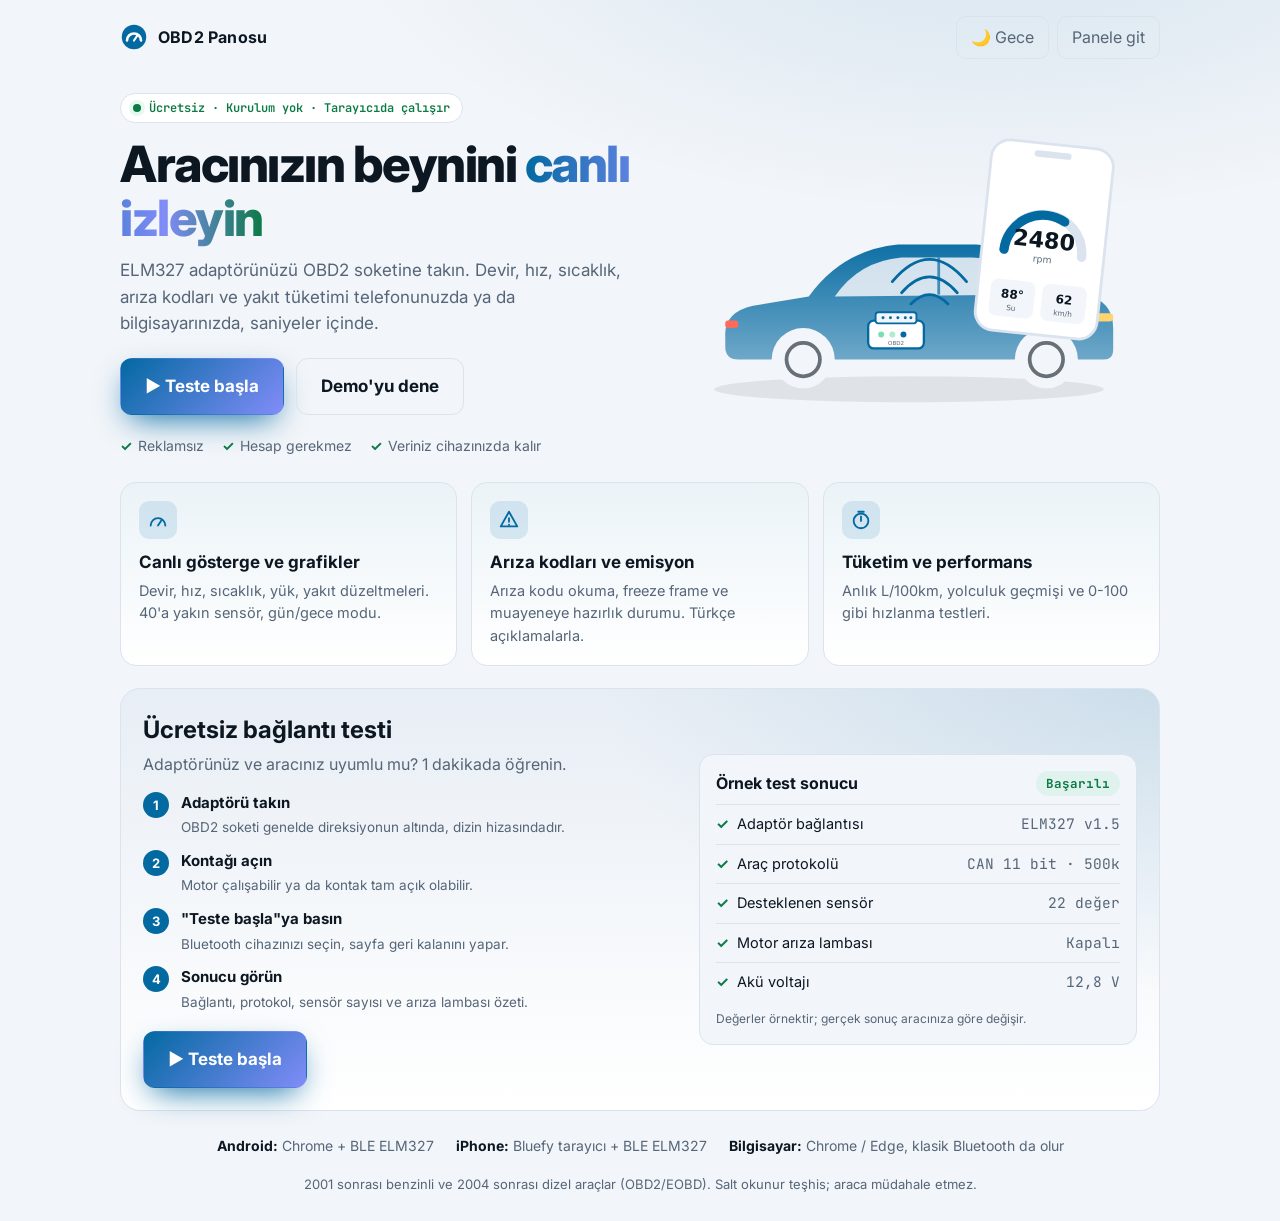
<file: index.html>
<!doctype html>
<html lang="tr">
<head>
<meta charset="utf-8">
<meta name="viewport" content="width=device-width, initial-scale=1">
<title>OBD2 Panosu — Ücretsiz canlı araç teşhisi</title>
<meta name="description" content="ELM327 adaptörünüzü takın, tarayıcıdan aracınızın devir, hız, sıcaklık, arıza kodları ve yakıt tüketimini canlı izleyin. Ücretsiz bağlantı testi, kurulum yok.">
<meta property="og:title" content="OBD2 Panosu — Ücretsiz canlı araç teşhisi">
<meta property="og:description" content="Uygulama kurmadan, tarayıcıdan canlı OBD2 verileri, arıza kodları ve performans testleri.">
<link rel="icon" href="data:image/svg+xml,%3Csvg xmlns='http://www.w3.org/2000/svg' viewBox='0 0 32 32'%3E%3Ccircle cx='16' cy='16' r='14' fill='%233fb6ff'/%3E%3Cpath d='M8 20a8 8 0 1 1 16 0' stroke='%23041220' stroke-width='3' fill='none'/%3E%3C/svg%3E">
<meta name="google-site-verification" content="0uAfScbWaYpwv98Tu84eqyUWtrGN8A1zmKR4G588KZs" />
<link rel="canonical" href="https://obd2.bilisimkod.com/">
<meta name="robots" content="index,follow,max-image-preview:large">
<meta property="og:type" content="website">
<meta property="og:locale" content="tr_TR">
<meta property="og:url" content="https://obd2.bilisimkod.com/">
<meta property="og:site_name" content="OBD2 Panosu">
<meta name="twitter:card" content="summary">
<script type="application/ld+json">
{"@context":"https://schema.org","@type":"WebApplication","name":"OBD2 Panosu","url":"https://obd2.bilisimkod.com/","description":"ELM327 adaptörü ile tarayıcıdan canlı OBD2 verileri, arıza kodları, emisyon durumu ve performans testleri.","applicationCategory":"UtilitiesApplication","operatingSystem":"Web","inLanguage":"tr","offers":{"@type":"Offer","price":"0","priceCurrency":"TRY"}}
</script>
<meta name="color-scheme" content="dark light">
<script>try{var t=localStorage.getItem('theme')||(matchMedia('(prefers-color-scheme: light)').matches?'light':'dark');document.documentElement.dataset.theme=t}catch(e){}</script>
<link rel="preconnect" href="https://fonts.googleapis.com"><link rel="preconnect" href="https://fonts.gstatic.com" crossorigin>
<link rel="stylesheet" href="https://fonts.googleapis.com/css2?family=Inter:wght@400;500;600;700;800&family=JetBrains+Mono:wght@500;600&display=swap">
<link rel="stylesheet" href="css/landing.css?v=4">
</head>
<body>
<div class="wrap">
  <nav class="top">
    <a class="logo" href="./" aria-label="OBD2 Panosu ana sayfa">
      <svg viewBox="0 0 32 32" aria-hidden="true"><circle cx="16" cy="16" r="14" fill="var(--accent)"/><path d="M8 20a8 8 0 1 1 16 0" stroke="var(--onaccent)" stroke-width="3" fill="none" stroke-linecap="round"/><path d="M16 20l4-6" stroke="var(--onaccent)" stroke-width="2.5" stroke-linecap="round"/></svg>
      OBD2 Panosu
    </a>
    <div class="toplinks">
      <button class="ghost" id="theme" type="button" aria-label="Gündüz / gece modu">☀ Gündüz</button>
      <a class="ghost" href="panel.html">Panele git</a>
    </div>
  </nav>

  <header class="hero">
    <div>
      <span class="eyebrow"><i></i>Ücretsiz · Kurulum yok · Tarayıcıda çalışır</span>
      <h1>Aracınızın beynini <span>canlı izleyin</span></h1>
      <p class="lead">ELM327 adaptörünüzü OBD2 soketine takın. Devir, hız, sıcaklık, arıza kodları ve yakıt tüketimi telefonunuzda ya da bilgisayarınızda, saniyeler içinde.</p>
      <div class="cta">
        <a class="btn primary" href="panel.html">▶ Teste başla</a>
        <a class="btn sec" href="panel.html?demo=1">Demo'yu dene</a>
      </div>
      <div class="trust"><span>Reklamsız</span><span>Hesap gerekmez</span><span>Veriniz cihazınızda kalır</span></div>
    </div>

    <svg class="art" viewBox="0 0 520 330" role="img" aria-label="OBD2 adaptörü ile araç ve telefon ekranında canlı gösterge çizimi">
      <defs>
        <linearGradient id="body" x1="0" y1="0" x2="0" y2="1"><stop offset="0" stop-color="var(--accent)" stop-opacity=".95"/><stop offset="1" stop-color="var(--accent)" stop-opacity=".55"/></linearGradient>
      </defs>
      <ellipse cx="250" cy="288" rx="210" ry="14" fill="var(--text)" opacity=".08"/>
      <!-- araç -->
      <path d="M52 232 Q50 205 82 198 L142 188 Q178 138 238 132 L322 132 Q380 134 404 176 L438 186 Q470 192 470 222 L470 246 Q470 256 460 256 L432 256 A34 34 0 0 0 364 256 L170 256 A34 34 0 0 0 102 256 L66 256 Q52 256 52 242 Z" fill="url(#body)"/>
      <path d="M170 188 Q196 150 242 146 L318 146 Q360 148 380 186 Z" fill="var(--bg)" opacity=".85"/>
      <path d="M282 146 L282 186" stroke="var(--accent)" stroke-opacity=".7" stroke-width="3"/>
      <circle cx="136" cy="256" r="31" fill="var(--bg)"/><circle cx="136" cy="256" r="18" fill="none" stroke="var(--text)" stroke-opacity=".6" stroke-width="4"/>
      <circle cx="398" cy="256" r="31" fill="var(--bg)"/><circle cx="398" cy="256" r="18" fill="none" stroke="var(--text)" stroke-opacity=".6" stroke-width="4"/>
      <rect x="448" y="206" width="22" height="9" rx="4" fill="#ffd36e"/>
      <rect x="52" y="214" width="14" height="8" rx="3" fill="#ff6b5a"/>
      <!-- OBD2 soketi / adaptör -->
      <g transform="translate(206 214)">
        <rect x="0" y="0" width="60" height="30" rx="6" fill="var(--panel)" stroke="var(--accent)" stroke-width="2.5"/>
        <rect x="8" y="-9" width="44" height="12" rx="3" fill="var(--bg)" stroke="var(--accent)" stroke-width="2"/>
        <g fill="var(--accent)"><circle cx="16" cy="-3" r="1.6"/><circle cx="24" cy="-3" r="1.6"/><circle cx="32" cy="-3" r="1.6"/><circle cx="40" cy="-3" r="1.6"/><circle cx="46" cy="-3" r="1.6"/></g>
        <circle cx="14" cy="15" r="3.2" fill="#7be0b0"/><circle cx="26" cy="15" r="3.2" fill="#7be0b0" opacity=".6"/><circle cx="38" cy="15" r="3.2" fill="var(--accent)"/>
        <text x="30" y="26" text-anchor="middle" font-size="6" fill="var(--muted)" font-family="system-ui">OBD2</text>
      </g>
      <!-- sinyal dalgaları -->
      <g fill="none" stroke="var(--accent)" stroke-width="3" stroke-linecap="round">
        <path class="pulse" d="M252 196 Q272 176 292 196"/>
        <path class="pulse d2" d="M242 184 Q272 150 302 184"/>
        <path class="pulse d3" d="M232 172 Q272 124 312 172"/>
      </g>
      <!-- telefon -->
      <g transform="translate(330 24) rotate(6 70 100)">
        <rect width="132" height="206" rx="20" fill="var(--panel)" stroke="var(--line)" stroke-width="3"/>
        <rect x="46" y="8" width="40" height="7" rx="3.5" fill="var(--line)"/>
        <path d="M24 118 A42 42 0 1 1 108 118" fill="none" stroke="var(--line)" stroke-width="10" stroke-linecap="round"/>
        <path d="M24 118 A42 42 0 0 1 86 82" fill="none" stroke="var(--accent)" stroke-width="10" stroke-linecap="round"/>
        <text x="66" y="112" text-anchor="middle" font-size="24" font-weight="700" fill="var(--text)" font-family="system-ui">2480</text>
        <text x="66" y="128" text-anchor="middle" font-size="10" fill="var(--muted)" font-family="system-ui">rpm</text>
        <rect x="14" y="150" width="48" height="40" rx="8" fill="var(--bg)"/><text x="38" y="170" text-anchor="middle" font-size="13" font-weight="700" fill="var(--text)" font-family="system-ui">88°</text><text x="38" y="183" text-anchor="middle" font-size="8" fill="var(--muted)" font-family="system-ui">Su</text>
        <rect x="70" y="150" width="48" height="40" rx="8" fill="var(--bg)"/><text x="94" y="170" text-anchor="middle" font-size="13" font-weight="700" fill="var(--text)" font-family="system-ui">62</text><text x="94" y="183" text-anchor="middle" font-size="8" fill="var(--muted)" font-family="system-ui">km/h</text>
      </g>
    </svg>
  </header>

  <section class="features" aria-label="Özellikler">
    <div class="card">
      <div class="ic"><svg width="22" height="22" viewBox="0 0 24 24" fill="none" stroke="currentColor" stroke-width="2" stroke-linecap="round"><path d="M4 18a8 8 0 1 1 16 0"/><path d="M12 18l4-6"/></svg></div>
      <h3>Canlı gösterge ve grafikler</h3>
      <p>Devir, hız, sıcaklık, yük, yakıt düzeltmeleri. 40'a yakın sensör, gün/gece modu.</p>
    </div>
    <div class="card">
      <div class="ic"><svg width="22" height="22" viewBox="0 0 24 24" fill="none" stroke="currentColor" stroke-width="2" stroke-linecap="round" stroke-linejoin="round"><path d="M12 3l9 16H3z"/><path d="M12 10v4M12 17v.5"/></svg></div>
      <h3>Arıza kodları ve emisyon</h3>
      <p>Arıza kodu okuma, freeze frame ve muayeneye hazırlık durumu. Türkçe açıklamalarla.</p>
    </div>
    <div class="card">
      <div class="ic"><svg width="22" height="22" viewBox="0 0 24 24" fill="none" stroke="currentColor" stroke-width="2" stroke-linecap="round"><circle cx="12" cy="13" r="8"/><path d="M12 13V8M9 3h6"/></svg></div>
      <h3>Tüketim ve performans</h3>
      <p>Anlık L/100km, yolculuk geçmişi ve 0-100 gibi hızlanma testleri.</p>
    </div>
  </section>

  <section class="test" id="test">
    <div>
      <h2>Ücretsiz bağlantı testi</h2>
      <p class="sub">Adaptörünüz ve aracınız uyumlu mu? 1 dakikada öğrenin.</p>
      <ol class="steps">
        <li><div><b>Adaptörü takın</b><small>OBD2 soketi genelde direksiyonun altında, dizin hizasındadır.</small></div></li>
        <li><div><b>Kontağı açın</b><small>Motor çalışabilir ya da kontak tam açık olabilir.</small></div></li>
        <li><div><b>"Teste başla"ya basın</b><small>Bluetooth cihazınızı seçin, sayfa geri kalanını yapar.</small></div></li>
        <li><div><b>Sonucu görün</b><small>Bağlantı, protokol, sensör sayısı ve arıza lambası özeti.</small></div></li>
      </ol>
      <div class="cta" style="margin-top:18px"><a class="btn primary" href="panel.html">▶ Teste başla</a></div>
    </div>
    <div class="result" aria-label="Örnek test sonucu">
      <div class="hd"><span>Örnek test sonucu</span><span class="badge">Başarılı</span></div>
      <ul>
        <li><span>Adaptör bağlantısı</span><span>ELM327 v1.5</span></li>
        <li><span>Araç protokolü</span><span>CAN 11 bit · 500k</span></li>
        <li><span>Desteklenen sensör</span><span>22 değer</span></li>
        <li><span>Motor arıza lambası</span><span>Kapalı</span></li>
        <li><span>Akü voltajı</span><span>12,8 V</span></li>
      </ul>
      <p class="ex">Değerler örnektir; gerçek sonuç aracınıza göre değişir.</p>
    </div>
  </section>

  <div class="compat">
    <span><b>Android:</b> Chrome + BLE ELM327</span>
    <span><b>iPhone:</b> Bluefy tarayıcı + BLE ELM327</span>
    <span><b>Bilgisayar:</b> Chrome / Edge, klasik Bluetooth da olur</span>
  </div>
  <footer>2001 sonrası benzinli ve 2004 sonrası dizel araçlar (OBD2/EOBD). Salt okunur teşhis; araca müdahale etmez.</footer>
</div>
<script>
(function(){
  var b=document.getElementById('theme');
  function lab(){b.textContent=document.documentElement.dataset.theme==='light'?'🌙 Gece':'☀ Gündüz';}
  b.addEventListener('click',function(){var t=document.documentElement.dataset.theme==='light'?'dark':'light';document.documentElement.dataset.theme=t;try{localStorage.setItem('theme',t)}catch(e){}lab();});
  lab();
})();
</script>
</body>
</html>
</file>
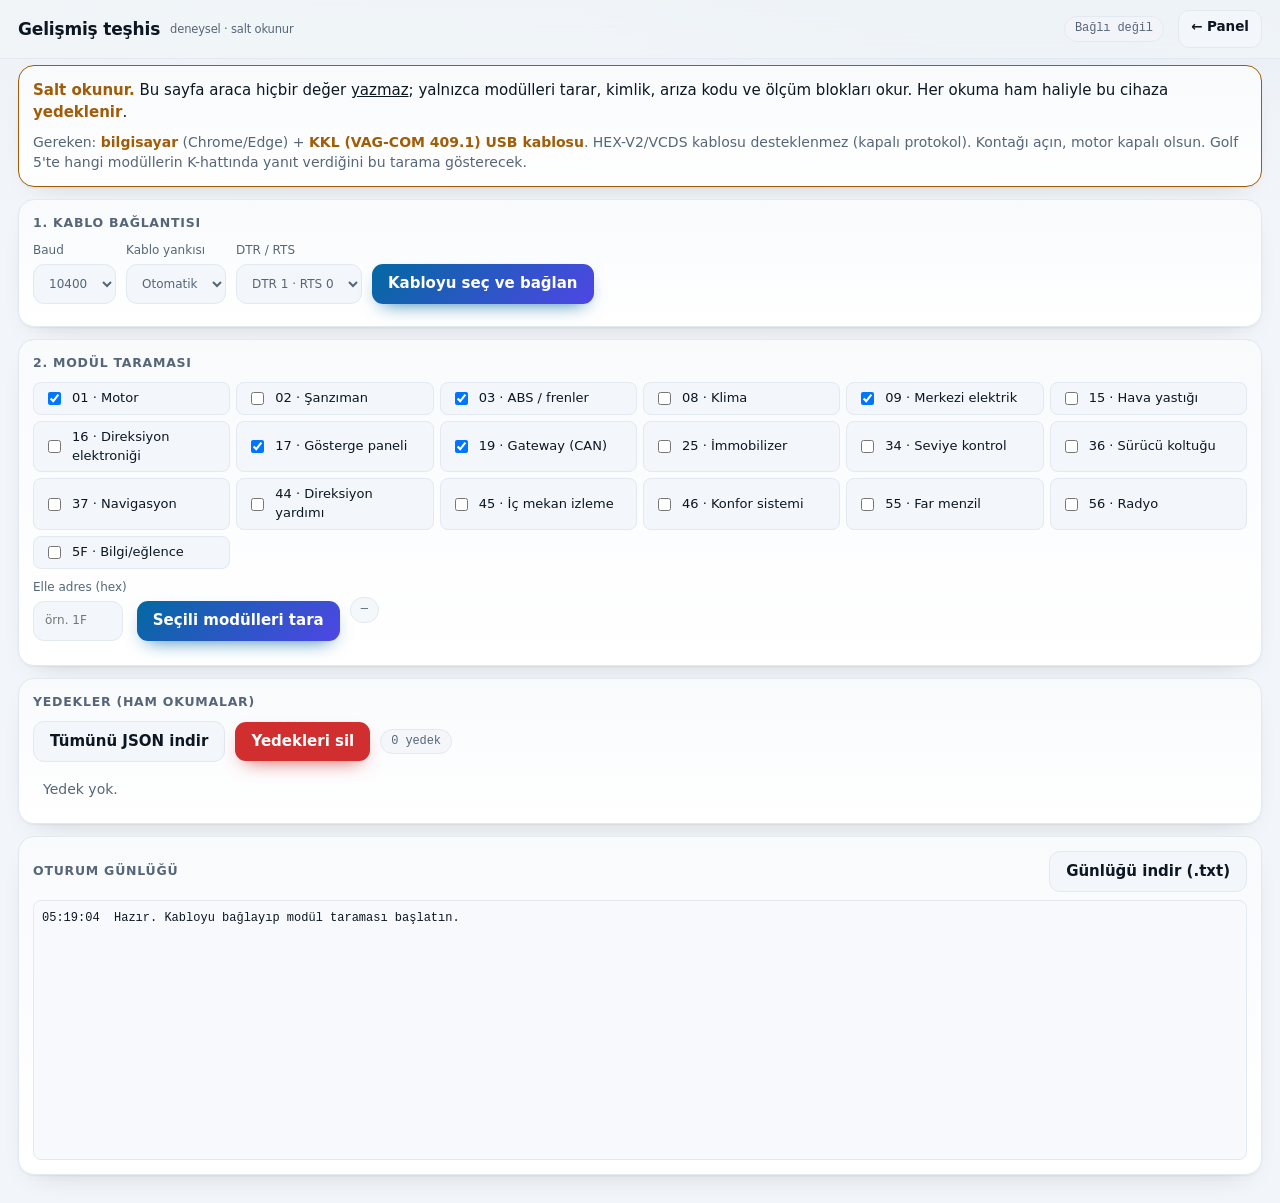
<file: diag.html>
<!doctype html>
<html lang="tr">
<head>
<meta charset="utf-8">
<meta name="viewport" content="width=device-width, initial-scale=1">
<title>Gelişmiş teşhis (deneysel) — OBD2 Panosu</title>
<meta name="robots" content="noindex,follow">
<meta name="color-scheme" content="dark light">
<script>try{var t=localStorage.getItem('theme')||(matchMedia('(prefers-color-scheme: light)').matches?'light':'dark');document.documentElement.dataset.theme=t}catch(e){}</script>
<link rel="stylesheet" href="css/style.css?v=44">
<style>
  .warn { border-color: var(--warn); }
  .warn b { color: var(--warn); }
  #log { height: 260px; overflow: auto; background: var(--term); border: 1px solid var(--line); border-radius: 8px; padding: 8px; font: 12px/1.5 ui-monospace, Consolas, monospace; white-space: pre-wrap; }
  .mod h3 { margin: 0 0 6px; color: var(--text); font-size: 16px; }
  .mod .st { font-size: 12px; margin-left: 8px; }
  .mod pre { margin: 6px 0; font: 13px/1.5 ui-monospace, Consolas, monospace; white-space: pre-wrap; }
  .mods { display: grid; gap: 10px; margin-top: 10px; }
  .grid2 { display: grid; grid-template-columns: repeat(auto-fill, minmax(190px, 1fr)); gap: 6px; }
  .grid2 label { background: var(--panel2); border: 1px solid var(--line); border-radius: 8px; padding: 6px 10px; font-size: 13px; cursor: pointer; display: flex; gap: 8px; align-items: center; }
</style>
</head>
<body>
<header>
  <h1>Gelişmiş teşhis <small>deneysel · salt okunur</small></h1>
  <span class="pill" id="stConn">Bağlı değil</span>
  <a class="btn alt themebtn" href="panel.html" style="text-decoration:none">← Panel</a>
</header>
<main>
  <section class="card warn">
    <p style="margin:0"><b>Salt okunur.</b> Bu sayfa araca hiçbir değer <u>yazmaz</u>; yalnızca modülleri tarar, kimlik, arıza kodu ve ölçüm blokları okur. Her okuma ham haliyle bu cihaza <b>yedeklenir</b>.</p>
    <p style="margin:8px 0 0;color:var(--muted);font-size:14px">Gereken: <b>bilgisayar</b> (Chrome/Edge) + <b>KKL (VAG-COM 409.1) USB kablosu</b>. HEX-V2/VCDS kablosu desteklenmez (kapalı protokol). Kontağı açın, motor kapalı olsun. Golf 5'te hangi modüllerin K-hattında yanıt verdiğini bu tarama gösterecek.</p>
  </section>

  <section class="card" style="margin-top:12px">
    <h3>1. Kablo bağlantısı</h3>
    <div class="row">
      <label class="f">Baud <select id="selBaud"><option value="10400">10400</option><option value="9600">9600</option></select></label>
      <label class="f">Kablo yankısı <select id="selEcho"><option value="auto">Otomatik</option><option value="on">Var</option><option value="off">Yok</option></select></label>
      <label class="f">DTR / RTS <select id="selSig"><option value="10">DTR 1 · RTS 0</option><option value="01">DTR 0 · RTS 1</option><option value="11">DTR 1 · RTS 1</option><option value="00">DTR 0 · RTS 0</option></select></label>
      <button class="btn" id="btnConn" style="align-self:flex-end">Kabloyu seç ve bağlan</button>
      <button class="btn danger hidden" id="btnDisc" style="align-self:flex-end">Bağlantıyı kes</button>
    </div>
    <p id="connMsg" style="color:var(--warn);margin:8px 0 0"></p>
  </section>

  <section class="card" style="margin-top:12px">
    <h3>2. Modül taraması</h3>
    <div class="grid2" id="modList"></div>
    <div class="row" style="margin-top:10px">
      <label class="f">Elle adres (hex) <input type="text" id="manAddr" placeholder="örn. 1F" style="width:90px"></label>
      <button class="btn" id="btnScan" style="align-self:flex-end">Seçili modülleri tara</button>
      <button class="btn alt hidden" id="btnStop" style="align-self:flex-end">Dur</button>
      <span class="pill" id="scanPill">—</span>
    </div>
    <div class="mods" id="mods"></div>
  </section>

  <section class="card" style="margin-top:12px">
    <h3>Yedekler (ham okumalar)</h3>
    <div class="row" style="margin-bottom:8px">
      <button class="btn alt" id="btnSnapDl">Tümünü JSON indir</button>
      <button class="btn danger" id="btnSnapClr">Yedekleri sil</button>
      <span class="pill" id="snapPill">0 yedek</span>
    </div>
    <table><tbody id="snapBody"></tbody></table>
  </section>

  <section class="card" style="margin-top:12px">
    <div class="row" style="justify-content:space-between"><h3 style="margin:0">Oturum günlüğü</h3><button class="btn alt" id="btnLogDl">Günlüğü indir (.txt)</button></div>
    <div id="log" style="margin-top:8px"></div>
  </section>
</main>
<script type="module" src="js/diag.js?v=44"></script>
</body>
</html>
</file>
<file: css/landing.css>
:root {
  --bg: #07090d; --bg2: #0c1118; --panel: #0e141c; --line: #1d2836; --text: #eaf0f7; --muted: #94a3b8;
  --accent: #38bdf8; --accent2: #34d399; --onaccent: #04121c; --glow: rgba(56, 189, 248, .18);
  --font: Inter, system-ui, -apple-system, 'Segoe UI', sans-serif; --mono: 'JetBrains Mono', ui-monospace, Consolas, monospace;
}
:root[data-theme=light] {
  --bg: #f2f5f9; --bg2: #e8eef5; --panel: #ffffff; --line: #dbe3ee; --text: #0c1722; --muted: #566678;
  --accent: #0369a1; --accent2: #0b7a45; --onaccent: #ffffff; --glow: rgba(3, 105, 161, .12);
}
* { box-sizing: border-box; }
html { scroll-behavior: smooth; }
body { margin: 0; background: radial-gradient(1100px 520px at 78% -8%, var(--glow), transparent 60%), var(--bg); color: var(--text);
  font: 16px/1.55 var(--font); -webkit-font-smoothing: antialiased; }
a { color: inherit; text-decoration: none; }
.wrap { max-width: 1080px; margin: 0 auto; padding: 0 20px; }

nav.top { display: flex; align-items: center; justify-content: space-between; padding: 16px 0; }
.logo { display: flex; align-items: center; gap: 10px; font-weight: 700; letter-spacing: .2px; }
.logo svg { width: 28px; height: 28px; }
.toplinks { display: flex; gap: 8px; align-items: center; }
.ghost { padding: 8px 14px; border: 1px solid var(--line); border-radius: 10px; color: var(--muted); background: transparent; font: inherit; cursor: pointer; }
.ghost:hover { color: var(--text); border-color: var(--accent); }

.hero { display: grid; grid-template-columns: 1.05fr .95fr; gap: 24px; align-items: center; padding: 18px 0 8px; }
.eyebrow { display: inline-flex; gap: 8px; align-items: center; padding: 5px 12px; border-radius: 99px; background: var(--panel); border: 1px solid var(--line); color: var(--accent2); font-size: 13px; font-weight: 600; }
.eyebrow i { width: 8px; height: 8px; border-radius: 50%; background: var(--accent2); box-shadow: 0 0 0 4px rgba(123, 224, 176, .2); }
h1 { font-size: clamp(30px, 5vw, 50px); line-height: 1.08; margin: 14px 0 12px; letter-spacing: -.5px; }
h1 span { background: linear-gradient(90deg, var(--accent), var(--accent2)); -webkit-background-clip: text; background-clip: text; color: transparent; }
.lead { color: var(--muted); font-size: 17px; max-width: 520px; margin: 0 0 22px; }
.cta { display: flex; flex-wrap: wrap; gap: 12px; }
.btn { display: inline-flex; align-items: center; gap: 8px; padding: 14px 24px; border-radius: 12px; font-weight: 700; font-size: 17px; border: 1px solid transparent; cursor: pointer; }
.btn.primary { background: var(--accent); color: var(--onaccent); box-shadow: 0 8px 30px var(--glow); }
.btn.primary:hover { filter: brightness(1.08); transform: translateY(-1px); }
.btn.sec { background: transparent; border-color: var(--line); color: var(--text); }
.btn.sec:hover { border-color: var(--accent); }
.trust { display: flex; flex-wrap: wrap; gap: 8px 18px; margin-top: 20px; color: var(--muted); font-size: 14px; }
.trust span::before { content: '✓'; color: var(--accent2); font-weight: 700; margin-right: 6px; }

.art { width: 100%; height: auto; display: block; }
.art .stroke { stroke: var(--text); }
.pulse { transform-origin: center; animation: pulse 2.6s ease-in-out infinite; }
.pulse.d2 { animation-delay: .5s; } .pulse.d3 { animation-delay: 1s; }
@keyframes pulse { 0%, 100% { opacity: .15; } 50% { opacity: .9; } }
@media (prefers-reduced-motion: reduce) { .pulse { animation: none; opacity: .5; } }

.features { display: grid; grid-template-columns: repeat(3, 1fr); gap: 14px; margin: 18px 0 8px; }
.card { background: var(--panel); border: 1px solid var(--line); border-radius: 16px; padding: 18px; }
.card .ic { width: 38px; height: 38px; border-radius: 10px; display: grid; place-items: center; background: var(--glow); color: var(--accent); margin-bottom: 10px; }
.card h3 { margin: 0 0 4px; font-size: 17px; }
.card p { margin: 0; color: var(--muted); font-size: 14.5px; }

.test { display: grid; grid-template-columns: 1.1fr .9fr; gap: 20px; align-items: stretch; margin: 22px 0 10px; padding: 22px; border-radius: 20px; background: linear-gradient(180deg, var(--bg2), var(--panel)); border: 1px solid var(--line); }
.test h2 { margin: 0 0 4px; font-size: 24px; }
.test .sub { margin: 0 0 14px; color: var(--muted); }
.steps { list-style: none; margin: 0; padding: 0; display: grid; gap: 10px; counter-reset: s; }
.steps li { counter-increment: s; display: flex; gap: 12px; align-items: flex-start; }
.steps li::before { content: counter(s); flex: none; width: 26px; height: 26px; border-radius: 50%; background: var(--accent); color: var(--onaccent); font-weight: 700; font-size: 13px; display: grid; place-items: center; margin-top: 1px; }
.steps b { display: block; font-size: 15px; } .steps small { color: var(--muted); font-size: 13.5px; }
.result { background: var(--bg); border: 1px solid var(--line); border-radius: 14px; padding: 16px; align-self: center; }
.result .hd { display: flex; justify-content: space-between; align-items: center; margin-bottom: 8px; font-weight: 700; }
.badge { padding: 3px 10px; border-radius: 99px; background: rgba(123, 224, 176, .16); color: var(--accent2); font-size: 12.5px; font-weight: 700; }
.result ul { list-style: none; margin: 0; padding: 0; }
.result li { display: flex; justify-content: space-between; gap: 10px; padding: 8px 0; border-top: 1px solid var(--line); font-size: 14.5px; }
.result li span:first-child::before { content: '✓'; color: var(--accent2); font-weight: 700; margin-right: 8px; }
.result li span:last-child { color: var(--muted); font-variant-numeric: tabular-nums; }
.ex { color: var(--muted); font-size: 12px; margin: 8px 0 0; }

.compat { display: flex; flex-wrap: wrap; gap: 10px 22px; justify-content: center; color: var(--muted); font-size: 14px; padding: 14px 0 4px; }
.compat b { color: var(--text); }
footer { text-align: center; color: var(--muted); font-size: 13px; padding: 14px 0 26px; }

@media (max-width: 820px) {
  .hero, .test { grid-template-columns: 1fr; }
  .features { grid-template-columns: 1fr; }
  .art { max-width: 460px; margin: 0 auto; }
  .btn { width: 100%; justify-content: center; }
}
@media (max-width: 560px) {
  .wrap { padding: 0 16px; }
  .art { max-width: 340px; }
  .features { grid-template-columns: repeat(3, 1fr); gap: 8px; }
  .features .card { padding: 12px 8px; text-align: center; }
  .features .ic { margin: 0 auto 6px; }
  .features h3 { font-size: 13px; line-height: 1.25; }
  .features p { display: none; }
  .test { padding: 16px; gap: 14px; }
  .steps small { display: none; }
  .test .cta { display: none; }
  .lead { font-size: 15.5px; margin-bottom: 16px; }
}

/* ---------- v2 ---------- */
h1 { letter-spacing: -.03em; font-weight: 800; }
h1 span { background: linear-gradient(90deg, var(--accent), #818cf8 60%, var(--accent2)); -webkit-background-clip: text; background-clip: text; color: transparent; }
.btn.primary { background: linear-gradient(135deg, var(--accent), #818cf8); box-shadow: 0 12px 32px -10px var(--accent); }
.ghost { min-height: 40px; }
.card { background: linear-gradient(180deg, color-mix(in srgb, var(--panel) 92%, var(--accent) 8%), var(--panel)); transition: transform .2s, border-color .2s; }
.card:hover { border-color: color-mix(in srgb, var(--accent) 40%, var(--line)); transform: translateY(-2px); }
.test { background: radial-gradient(90% 120% at 100% 0%, var(--glow), transparent 60%), linear-gradient(180deg, var(--bg2), var(--panel)); }
.result li span:last-child, .badge { font-family: var(--mono); }
.eyebrow { font-family: var(--mono); font-size: 12px; }
:focus-visible { outline: 2px solid var(--accent); outline-offset: 3px; }
@media (prefers-reduced-motion: reduce) { .card, .btn { transition: none; } .card:hover { transform: none; } }
@media (max-width: 480px) { nav.top { gap: 8px; } .ghost { padding: 8px 11px; font-size: 14px; } .logo { font-size: 15px; } }
</file>
<file: css/style.css>
/* ---------- Tasarım belirteçleri ---------- */
:root {
  --bg: #07090d; --bg2: #0c1118; --panel: #0e141c; --panel2: #151d28; --line: #1d2836; --line2: #2a3a4d;
  --text: #eaf0f7; --muted: #8e9db1; --accent: #38bdf8; --accent2: #818cf8; --good: #34d399; --warn: #fbbf24; --bad: #f87171;
  --track: #18222f; --grid: #18222f; --term: #05070a; --onaccent: #04121c; --glow: rgba(56,189,248,.16);
  --shadow: 0 1px 0 rgba(255,255,255,.04) inset, 0 12px 32px -16px rgba(0,0,0,.7);
  --r: 16px; --r-sm: 11px; --gap: 12px;
  --font: Inter, system-ui, -apple-system, 'Segoe UI', Roboto, sans-serif;
  --mono: 'JetBrains Mono', ui-monospace, 'SF Mono', Consolas, monospace;
}
:root[data-theme=light] {
  --bg: #f2f5f9; --bg2: #e8eef5; --panel: #ffffff; --panel2: #f3f6fa; --line: #e2e9f1; --line2: #cdd8e5;
  --text: #0c1722; --muted: #566678; --accent: #0369a1; --accent2: #4f46e5; --good: #0b8a4f; --warn: #a15c07; --bad: #d12f2f;
  --track: #e3eaf2; --grid: #e7edf4; --term: #f7f9fc; --onaccent: #ffffff; --glow: rgba(3,105,161,.10);
  --shadow: 0 1px 2px rgba(12,23,34,.05), 0 12px 28px -18px rgba(12,23,34,.22);
}
* { box-sizing: border-box; }
html, body { margin: 0; color: var(--text); font: 15px/1.45 var(--font); -webkit-font-smoothing: antialiased; }
body { background: radial-gradient(900px 420px at 85% -160px, var(--glow), transparent 70%), radial-gradient(1200px 500px at 50% -200px, var(--bg2), var(--bg)) fixed, var(--bg); min-height: 100vh; }
button, select, input { font: inherit; color: inherit; }
:focus-visible { outline: 2px solid var(--accent); outline-offset: 2px; }

/* ---------- Üst çubuk ---------- */
header { display: flex; flex-wrap: wrap; gap: 8px 14px; align-items: center; padding: 10px 18px; position: sticky; top: 0; z-index: 5;
  background: color-mix(in srgb, var(--panel) 82%, transparent); backdrop-filter: blur(14px); -webkit-backdrop-filter: blur(14px); border-bottom: 1px solid var(--line); }
header h1 { font-size: 17px; margin: 0; flex: 1 1 auto; display: flex; align-items: center; gap: 10px; min-width: 0; letter-spacing: -.01em; }
header h1 .logo { flex: none; width: 30px; height: 30px; border-radius: 9px; background: linear-gradient(135deg, var(--accent), var(--accent2)); display: grid; place-items: center; box-shadow: 0 6px 16px -6px var(--accent); }
header h1 .logo svg { width: 18px; height: 18px; }
header h1 .ttl { display: flex; flex-direction: column; line-height: 1.15; min-width: 0; }
header h1 #carName { font-weight: 650; overflow: hidden; text-overflow: ellipsis; white-space: nowrap; }
header h1 small { color: var(--muted); font-weight: 500; font-size: 11.5px; }
.status, .actions { display: flex; flex-wrap: wrap; gap: 6px; align-items: center; }
.pill { display: inline-flex; align-items: center; gap: 6px; padding: 3px 10px; border-radius: 99px; background: var(--panel2); border: 1px solid var(--line); font-size: 12.5px; color: var(--muted); white-space: nowrap; font-variant-numeric: tabular-nums; }
.pill.on { color: var(--good); border-color: color-mix(in srgb, var(--good) 45%, var(--line)); background: color-mix(in srgb, var(--good) 10%, var(--panel2)); }
.pill.on::before { content: ''; width: 7px; height: 7px; border-radius: 50%; background: var(--good); box-shadow: 0 0 0 3px color-mix(in srgb, var(--good) 25%, transparent); }
.pill.mil.on { color: var(--warn); border-color: color-mix(in srgb, var(--warn) 45%, var(--line)); background: color-mix(in srgb, var(--warn) 10%, var(--panel2)); }
.pill.mil.on::before { background: var(--warn); box-shadow: 0 0 0 3px color-mix(in srgb, var(--warn) 25%, transparent); }

/* ---------- Sekmeler ---------- */
nav { display: flex; gap: 6px; overflow-x: auto; padding: 10px 18px; scrollbar-width: none; max-width: 1280px; margin: 0 auto; }
nav::-webkit-scrollbar { display: none; }
nav button { background: transparent; border: 1px solid transparent; border-radius: 99px; padding: 7px 14px; color: var(--muted); cursor: pointer; white-space: nowrap; font-weight: 500; transition: background .15s, color .15s; }
nav button:hover { color: var(--text); background: var(--panel2); }
nav button.active { color: var(--onaccent); background: linear-gradient(135deg, var(--accent), var(--accent2)); font-weight: 600; box-shadow: 0 6px 16px -8px var(--accent); }
main { padding: 6px 18px 28px; max-width: 1280px; margin: 0 auto; }

/* ---------- Kartlar, düğmeler, form ---------- */
.card { background: var(--panel); border: 1px solid var(--line); border-radius: var(--r); padding: 14px; box-shadow: var(--shadow); }
.btn { background: linear-gradient(135deg, var(--accent), var(--accent2)); color: var(--onaccent); border: 0; border-radius: var(--r-sm); padding: 9px 16px; font-weight: 600; cursor: pointer; transition: transform .08s, filter .15s; }
.btn:hover { filter: brightness(1.08); }
.btn:active { transform: translateY(1px); }
.btn.alt { background: var(--panel2); color: var(--text); border: 1px solid var(--line); }
.btn.alt:hover { border-color: var(--line2); filter: none; background: color-mix(in srgb, var(--panel2) 85%, var(--accent) 15%); }
.btn.danger { background: var(--bad); color: #fff; }
.btn:disabled { opacity: .45; cursor: not-allowed; }
.row { display: flex; flex-wrap: wrap; gap: 10px; align-items: center; }
label.f { display: flex; flex-direction: column; gap: 4px; font-size: 12px; color: var(--muted); font-weight: 500; }
select, input[type=text], input[type=number], input[type=search] { background: var(--panel2); border: 1px solid var(--line); border-radius: var(--r-sm); padding: 8px 11px; transition: border-color .15s, box-shadow .15s; }
select:focus, input:focus { outline: none; border-color: var(--accent); box-shadow: 0 0 0 3px color-mix(in srgb, var(--accent) 25%, transparent); }
.hidden { display: none !important; }
#connect { margin-bottom: 16px; }
#connect p { color: var(--muted); margin: 8px 0 0; font-size: 13px; }
h3 { margin: 0 0 10px; font-size: 12.5px; color: var(--muted); font-weight: 600; text-transform: uppercase; letter-spacing: .06em; }
h4 { margin: 14px 0 4px; font-size: 13px; color: var(--muted); font-weight: 600; }
.chk { display: flex; flex-wrap: wrap; gap: 6px; }
.chk label { background: var(--panel2); border: 1px solid var(--line); border-radius: 99px; padding: 5px 12px; font-size: 13px; cursor: pointer; transition: border-color .15s, color .15s; }
.chk label:has(input:checked) { border-color: var(--accent); color: var(--accent); background: color-mix(in srgb, var(--accent) 10%, var(--panel2)); }
.chk input { display: none; }
.chk input[type=checkbox] { display: inline-block; margin-right: 6px; accent-color: var(--accent); }

/* ---------- Gösterge ---------- */
.gauges { display: grid; grid-template-columns: minmax(0, 1fr) minmax(0, 1fr); gap: var(--gap); margin-bottom: var(--gap); }
.gauges .card { background: radial-gradient(120% 100% at 50% 0%, color-mix(in srgb, var(--accent) 7%, var(--panel)), var(--panel)); min-width: 0; }
.gauges canvas { width: 100%; height: 270px; display: block; }
.tiles { display: grid; grid-template-columns: repeat(auto-fill, minmax(190px, 1fr)); gap: 10px; }
.tiles > * { min-width: 0; }
.tile { position: relative; overflow: hidden; transition: opacity .2s, border-color .2s; }
.tile::before { content: ''; position: absolute; left: 0; top: 12px; bottom: 12px; width: 3px; border-radius: 0 3px 3px 0; background: linear-gradient(var(--accent), var(--accent2)); opacity: .8; }
.tile .n { font-size: 11px; color: var(--muted); text-transform: uppercase; letter-spacing: .05em; font-weight: 600; white-space: nowrap; overflow: hidden; text-overflow: ellipsis; }
.tile .v { font-size: 27px; font-weight: 650; font-variant-numeric: tabular-nums; letter-spacing: -.02em; line-height: 1.25; overflow: hidden; text-overflow: ellipsis; white-space: nowrap; }
.tile .v small { font-size: 12.5px; color: var(--muted); font-weight: 500; margin-left: 4px; letter-spacing: 0; }
.tile.bad { border-color: color-mix(in srgb, var(--bad) 55%, var(--line)); }
.tile.bad::before { background: var(--bad); }
.tile.bad .v { color: var(--bad); }
.tile.stale { opacity: .4; }
.tile canvas { width: 100%; height: 34px; display: block; margin-top: 4px; }

/* ---------- Grafikler ---------- */
.charts { display: grid; grid-template-columns: repeat(auto-fill, minmax(380px, 1fr)); gap: var(--gap); margin-top: var(--gap); }
.chart .hd { display: flex; justify-content: space-between; align-items: baseline; gap: 8px; }
.chart .hd b { font-size: 12px; color: var(--muted); text-transform: uppercase; letter-spacing: .05em; font-weight: 600; }
.chart .hd span { font-size: 24px; font-weight: 650; font-variant-numeric: tabular-nums; letter-spacing: -.02em; }
.chart canvas { width: 100%; height: 190px; display: block; margin-top: 6px; }
.chart .mm { font-size: 12px; color: var(--muted); }

/* ---------- İstatistik ---------- */
.kpis { display: grid; grid-template-columns: repeat(auto-fill, minmax(165px, 1fr)); gap: 10px; margin-bottom: var(--gap); }
.kpi .n { font-size: 11px; color: var(--muted); text-transform: uppercase; letter-spacing: .05em; font-weight: 600; }
.kpi .v { font-size: 24px; font-weight: 650; font-variant-numeric: tabular-nums; letter-spacing: -.02em; }
.two { display: grid; grid-template-columns: 1fr 1fr; gap: var(--gap); }
.two canvas { width: 100%; height: 200px; display: block; }
table { width: 100%; border-collapse: collapse; font-size: 14px; }
td, th { padding: 9px 10px; border-bottom: 1px solid var(--line); text-align: left; }
th { color: var(--muted); font-weight: 600; font-size: 11.5px; text-transform: uppercase; letter-spacing: .05em; }
tbody tr { transition: background .12s; }
tbody tr:hover { background: color-mix(in srgb, var(--accent) 6%, transparent); }
tbody tr:last-child td { border-bottom: 0; }
.code { font: 600 15px ui-monospace, Consolas, monospace; color: var(--warn); }
#term { height: 340px; overflow: auto; background: var(--term); border: 1px solid var(--line); border-radius: var(--r-sm); padding: 10px; font: 12px/1.55 ui-monospace, Consolas, monospace; white-space: pre-wrap; }
#term .tx { color: var(--accent); } #term .rx { color: var(--good); } #term .sys { color: var(--muted); }
.toast { position: fixed; bottom: 18px; left: 50%; transform: translateX(-50%); background: var(--panel2); border: 1px solid var(--line2); padding: 11px 18px; border-radius: 12px; z-index: 20; max-width: 90vw; box-shadow: 0 12px 32px -12px rgba(0,0,0,.6); }
.toast.err { border-color: var(--bad); }

.themebtn { padding: 6px 12px; font-size: 13.5px; }
#btnLogin { display: inline-flex; align-items: center; gap: 6px; white-space: nowrap; }
#btnLogin .avatar { width: 20px; height: 20px; border-radius: 50%; }
.ok { color: var(--good); } .badx { color: var(--bad); } .na { color: var(--muted); }
.big { font-size: 20px; font-weight: 650; }
#senBody td:last-child, #ffBody td:last-child { text-align: right; font-variant-numeric: tabular-nums; font-weight: 600; }
#senBody tr.age td:first-child small { color: var(--muted); }
#senBody .ms { color: var(--muted); font-weight: 400; font-size: 11px; margin-left: 6px; }
.ptile .n { font-size: 13px; font-weight: 600; }
.ptile .v { font-size: 26px; }
.ptile .s { font-size: 12px; color: var(--muted); }
.ptile.run { border-color: var(--warn); } .ptile.ready { border-color: var(--good); }
.ptile.done { border-color: var(--accent); }
.recrow { display: flex; flex-wrap: wrap; gap: 8px; align-items: center; justify-content: space-between; }

/* ---------- Mobil ---------- */
@media (max-width: 720px) {
  html, body { overflow-x: hidden; }
  header { padding: 8px 10px; gap: 6px 8px; }
  header h1 { font-size: 15px; flex-basis: 100%; }
  .status { flex-wrap: nowrap; overflow-x: auto; scrollbar-width: none; flex: 1 1 100%; }
  .status::-webkit-scrollbar { display: none; }
  .actions { flex: 1 1 100%; flex-wrap: nowrap; overflow-x: auto; scrollbar-width: none; }
  .actions::-webkit-scrollbar { display: none; }
  .actions .btn { padding: 5px 10px; font-size: 13px; white-space: nowrap; flex: none; }
  .pill { padding: 2px 8px; font-size: 12px; }
  nav { padding: 8px 10px; gap: 4px; }
  nav button { padding: 6px 11px; font-size: 13.5px; }
  main { padding: 4px 8px 24px; }
  .card { padding: 11px; }
  .two { grid-template-columns: 1fr; }
  .gauges { gap: 6px; margin-bottom: 6px; }
  .gauges .card { padding: 4px; border-radius: 12px; }
  .gauges canvas { height: 158px; }
  .tiles { grid-template-columns: repeat(3, minmax(0, 1fr)); gap: 6px; }
  .tile { padding: 8px 8px 6px 10px; border-radius: 11px; }
  .tile::before { top: 9px; bottom: 9px; width: 2px; }
  .tile .n { font-size: 9.5px; }
  .tile .v { font-size: 18px; }
  .tile .v small { font-size: 10px; margin-left: 2px; }
  .tile canvas { height: 18px; margin-top: 2px; }
  .charts { grid-template-columns: 1fr; }
  .kpis { grid-template-columns: repeat(2, minmax(0, 1fr)); gap: 6px; }
  .kpi .v { font-size: 20px; }
  .perf .tiles, #perfTiles { grid-template-columns: 1fr 1fr; }
  #senBody td, #ffBody td, #tripBody td, #m06Body td { padding: 6px 6px; font-size: 13px; }
}

/* ---------- Anormal değer uyarıları ---------- */
@keyframes alertPulse { 0%, 100% { box-shadow: 0 0 0 0 rgba(255,77,77,.0), var(--shadow); } 50% { box-shadow: 0 0 0 3px rgba(255,77,77,.55), 0 0 26px 2px rgba(255,77,77,.45); } }
@keyframes alertBlink { 0%, 100% { opacity: 1; } 50% { opacity: .35; } }
@keyframes alertBar { 0%, 100% { background-position: 0 0; filter: brightness(1); } 50% { filter: brightness(1.35); } }
.alertbar { max-width: 1244px; margin: 4px auto 6px; padding: 9px 14px; border-radius: var(--r-sm); font-weight: 600; font-size: 14px; color: #fff; background: linear-gradient(90deg, #d32f2f, #ef5350); animation: alertBar 1s ease-in-out infinite; }
.alertbar[data-level=warn] { background: linear-gradient(90deg, #c77700, #f0a020); }
@media (max-width: 1280px) { .alertbar { margin: 4px 8px 6px; } }
.tile[data-alert=crit], .chart[data-alert=crit] { border-color: #ff4d4d; animation: alertPulse 1s ease-in-out infinite; }
.tile[data-alert=warn], .chart[data-alert=warn] { border-color: var(--warn); animation: alertPulse 1.6s ease-in-out infinite; }
.tile[data-alert=crit]::before { background: #ff4d4d; }
.tile[data-alert=crit] .v, .chart[data-alert=crit] .hd span { color: #ff4d4d; animation: alertBlink 1s ease-in-out infinite; }
.tile[data-alert=warn] .v, .chart[data-alert=warn] .hd span { color: var(--warn); }
.chart .al { margin-top: 6px; padding: 4px 10px; border-radius: 8px; font-size: 12.5px; font-weight: 600; color: #fff; background: #e53935; animation: alertBlink 1s ease-in-out infinite; }
@media (prefers-reduced-motion: reduce) { .alertbar, .tile, .chart, .tile .v, .chart .hd span, .alertbar, .chart .al { animation: none !important; } }

/* ---------- v2: kokpit / cam görünümü ---------- */
header { background: color-mix(in srgb, var(--bg) 72%, transparent); }
header h1 .logo { box-shadow: 0 0 0 1px color-mix(in srgb, var(--accent) 40%, transparent), 0 8px 22px -8px var(--accent); }
.pill { background: color-mix(in srgb, var(--panel2) 80%, transparent); font-family: var(--mono); font-size: 12px; letter-spacing: -.01em; }
nav { gap: 2px; border-bottom: 1px solid var(--line); padding: 0 18px; margin-bottom: 12px; max-width: none; }
nav::after { content: ''; flex: 1 0 18px; }
nav button { position: relative; border-radius: 0; padding: 13px 14px; min-height: 44px; background: transparent !important; box-shadow: none !important; color: var(--muted); font-weight: 500; }
nav button:hover { color: var(--text); }
nav button.active { color: var(--text); font-weight: 600; }
nav button.active::after { content: ''; position: absolute; left: 10px; right: 10px; bottom: -1px; height: 2px; border-radius: 2px; background: linear-gradient(90deg, var(--accent), var(--accent2)); box-shadow: 0 0 12px var(--accent); }
.card { background: linear-gradient(180deg, color-mix(in srgb, var(--panel2) 55%, var(--panel)), var(--panel)); border-color: var(--line); }
.btn { box-shadow: 0 8px 20px -10px var(--accent); min-height: 38px; }
.btn.alt { box-shadow: none; }
.btn.danger { box-shadow: 0 8px 20px -10px var(--bad); }
.gauges .card { background: radial-gradient(110% 90% at 50% 0%, color-mix(in srgb, var(--accent) 10%, var(--panel)), var(--panel) 70%); border-color: color-mix(in srgb, var(--accent) 18%, var(--line)); }
.tile::before { top: 0; left: 14px; right: 14px; bottom: auto; width: auto; height: 2px; border-radius: 0 0 3px 3px; opacity: .7; }
.tile .v, .kpi .v, .chart .hd span, .big { font-family: var(--mono); font-weight: 600; letter-spacing: -.03em; }
.tile .v { font-size: 25px; }
.tile:hover { border-color: color-mix(in srgb, var(--accent) 35%, var(--line)); }
.tile.bad::before, .tile[data-alert=crit]::before { top: 0; bottom: auto; width: auto; }
.chart canvas { height: 200px; }
th { background: transparent; }
#term { box-shadow: inset 0 0 0 1px color-mix(in srgb, var(--accent) 8%, transparent); }
.toast { backdrop-filter: blur(12px); -webkit-backdrop-filter: blur(12px); background: color-mix(in srgb, var(--panel2) 88%, transparent); }
select, input[type=text], input[type=number], input[type=search] { min-height: 40px; }
@media (max-width: 720px) {
  nav { padding: 0 6px; }
  nav button { padding: 12px 11px; font-size: 13.5px; }
  .tile::before { left: 10px; right: 10px; height: 2px; top: 0; width: auto; }
  .tile .v { font-size: 17px; }
}
@media (prefers-reduced-motion: reduce) { * { transition-duration: .01ms !important; scroll-behavior: auto !important; } }
@media (max-width: 720px) { .actions .btn { min-height: 34px; padding: 4px 10px; } }
</file>
